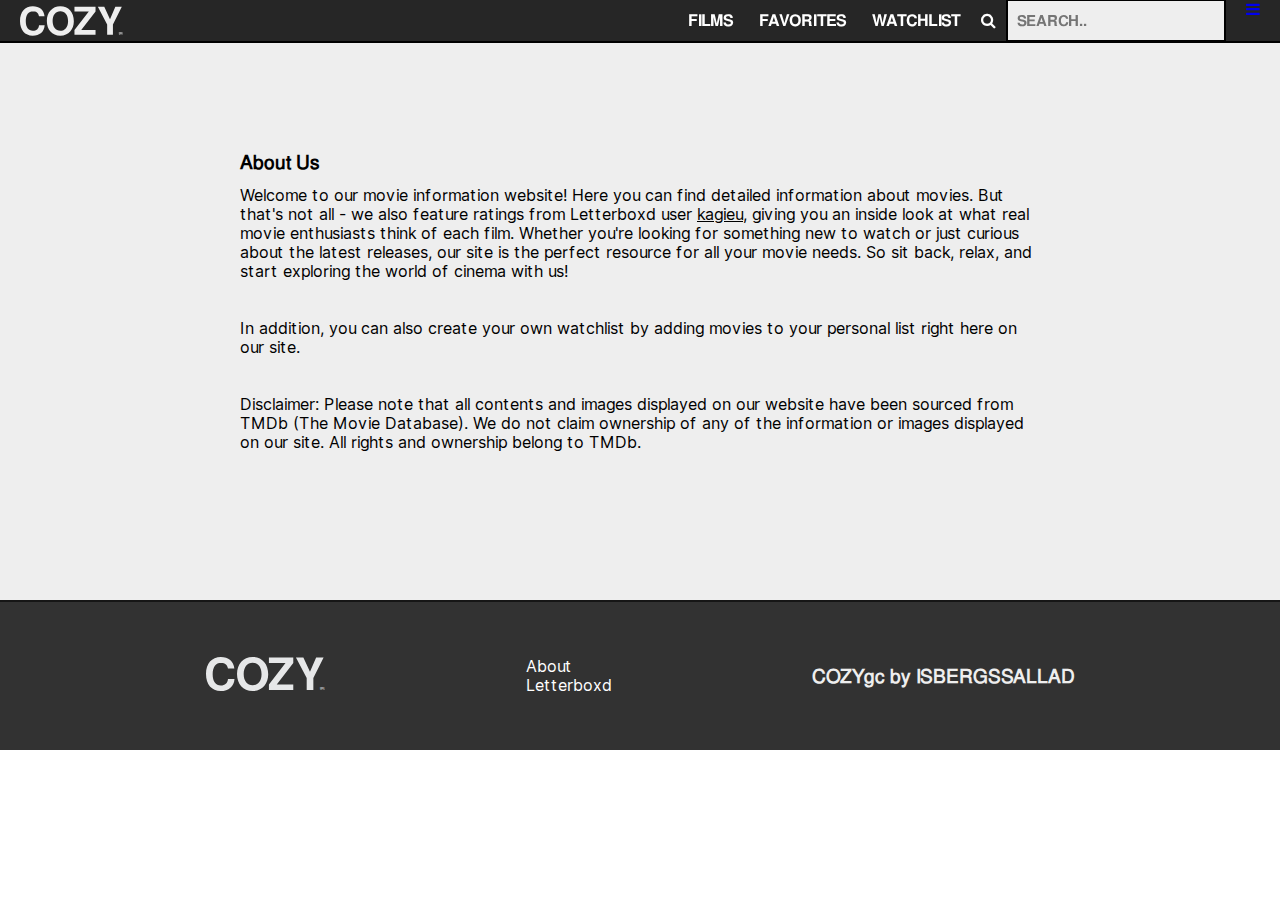
<file: about.html>
<!DOCTYPE html>
<html lang="en">
<head>
    <meta charset="UTF-8">
    <meta http-equiv="X-UA-Compatible" content="IE=edge">
    <meta name="viewport" content="width=device-width, initial-scale=1.0">
    <link rel="stylesheet" type="text/css" href="styles.css"/> 
    <link rel="stylesheet" href="https://cdnjs.cloudflare.com/ajax/libs/font-awesome/4.7.0/css/font-awesome.min.css">
    <title>COZY</title>
    <link rel="icon" href="./images/cozygc gray.svg">
</head>
<body>
    <div class="page-container">
        <div class="nav" id="nav"></div>

        <div class="about-container gap-20">
            <div class="about-us gap-10">
                <h1 class="highlight">About Us</h1>
                <p class="text-body">Welcome to our movie information website! Here you can find detailed information about movies. But that's not all - we also feature ratings from Letterboxd user <a class="about-lb" href="https://letterboxd.com/kagieu" target="_blank">kagieu</a>, giving you an inside look at what real movie enthusiasts think of each film. Whether you're looking for something new to watch or just curious about the latest releases, our site is the perfect resource for all your movie needs. So sit back, relax, and start exploring the world of cinema with us!</p>
                <br>
                <p class="text-body">In addition, you can also create your own watchlist by adding movies to your personal list right here on our site.</p>
                <br>
                <p class="text-body">Disclaimer: Please note that all contents and images displayed on our website have been sourced from TMDb (The Movie Database). We do not claim ownership of any of the information or images displayed on our site. All rights and ownership belong to TMDb.</p>
            </div>
        </div>



        
        
        <div id="footer"></div>
    </div>

    <script src="nav.js"></script>
    <script src="hamburger.js"></script>
    <script src="footer.js"></script>
    <script src="movie-list.js"></script>
    <script src="all-movies.js"></script>
    <script src="searchbar.js"></script>

</body>
</html>
</file>
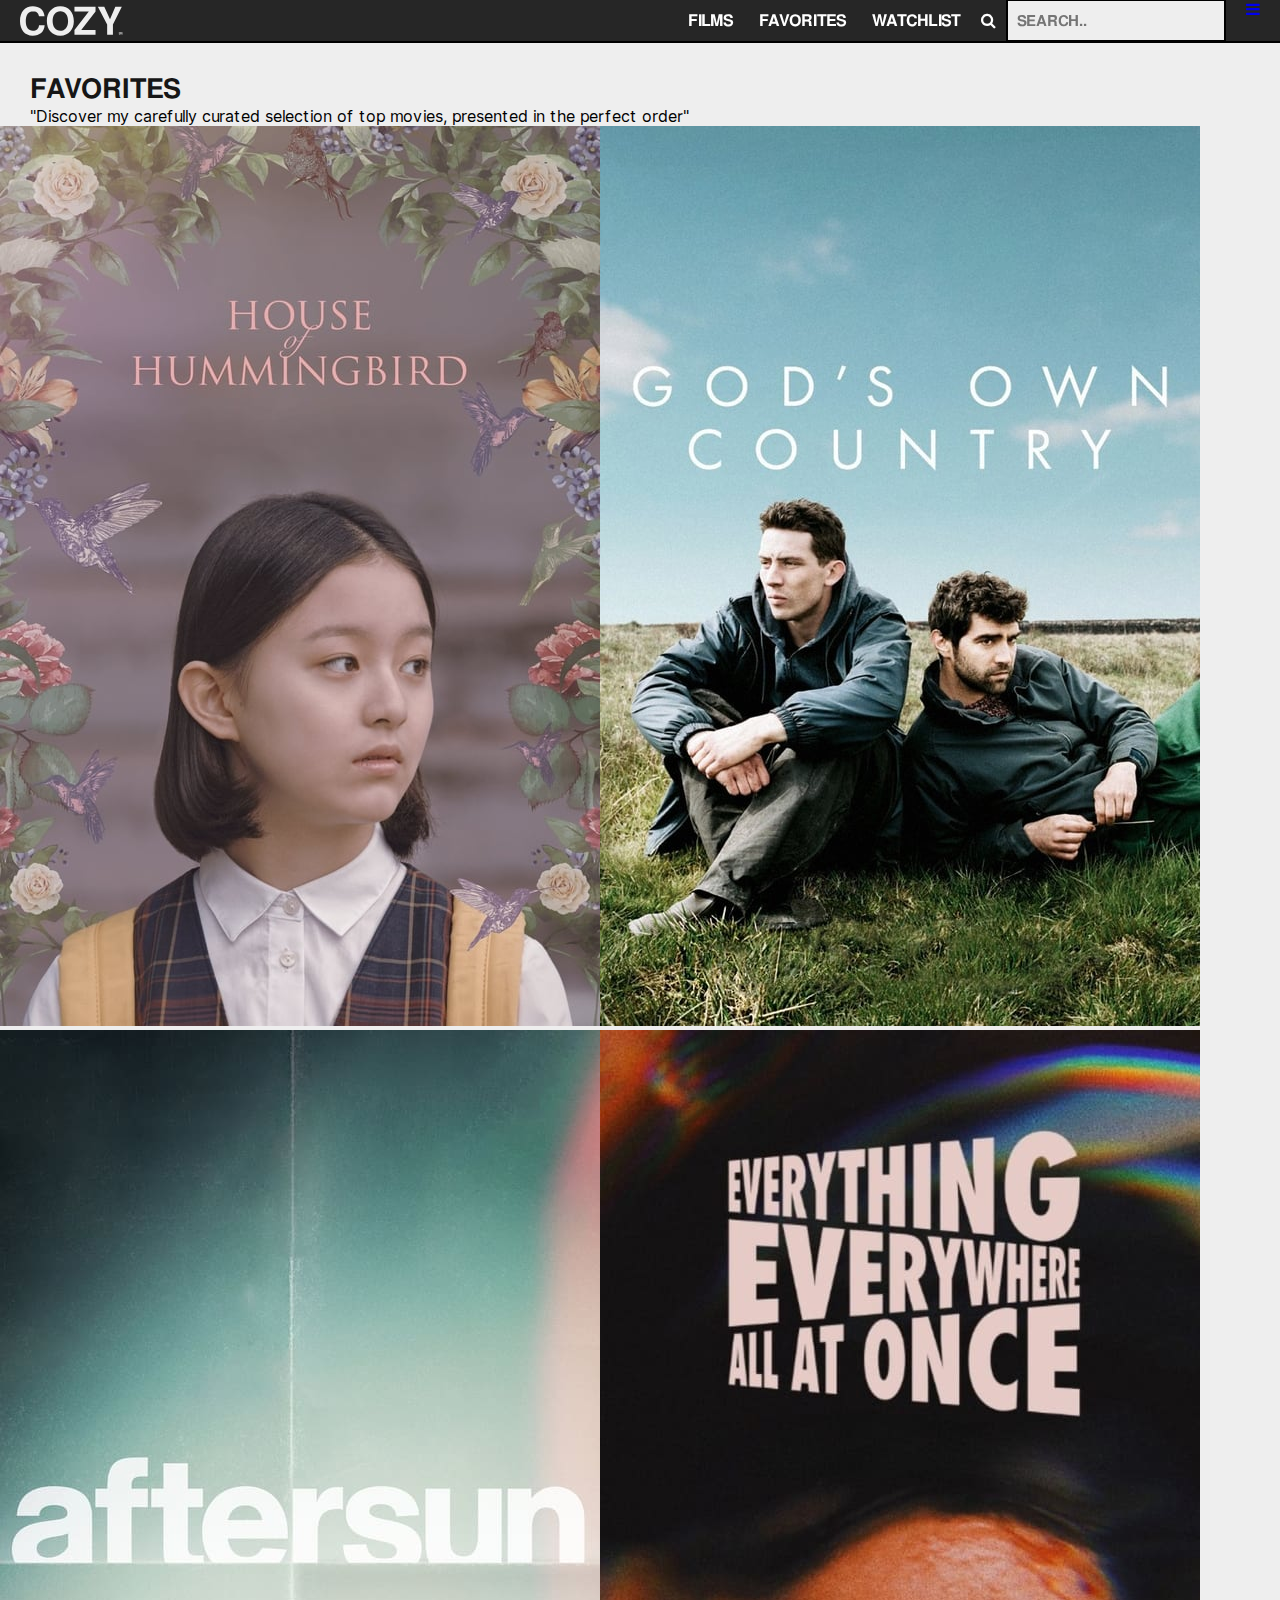
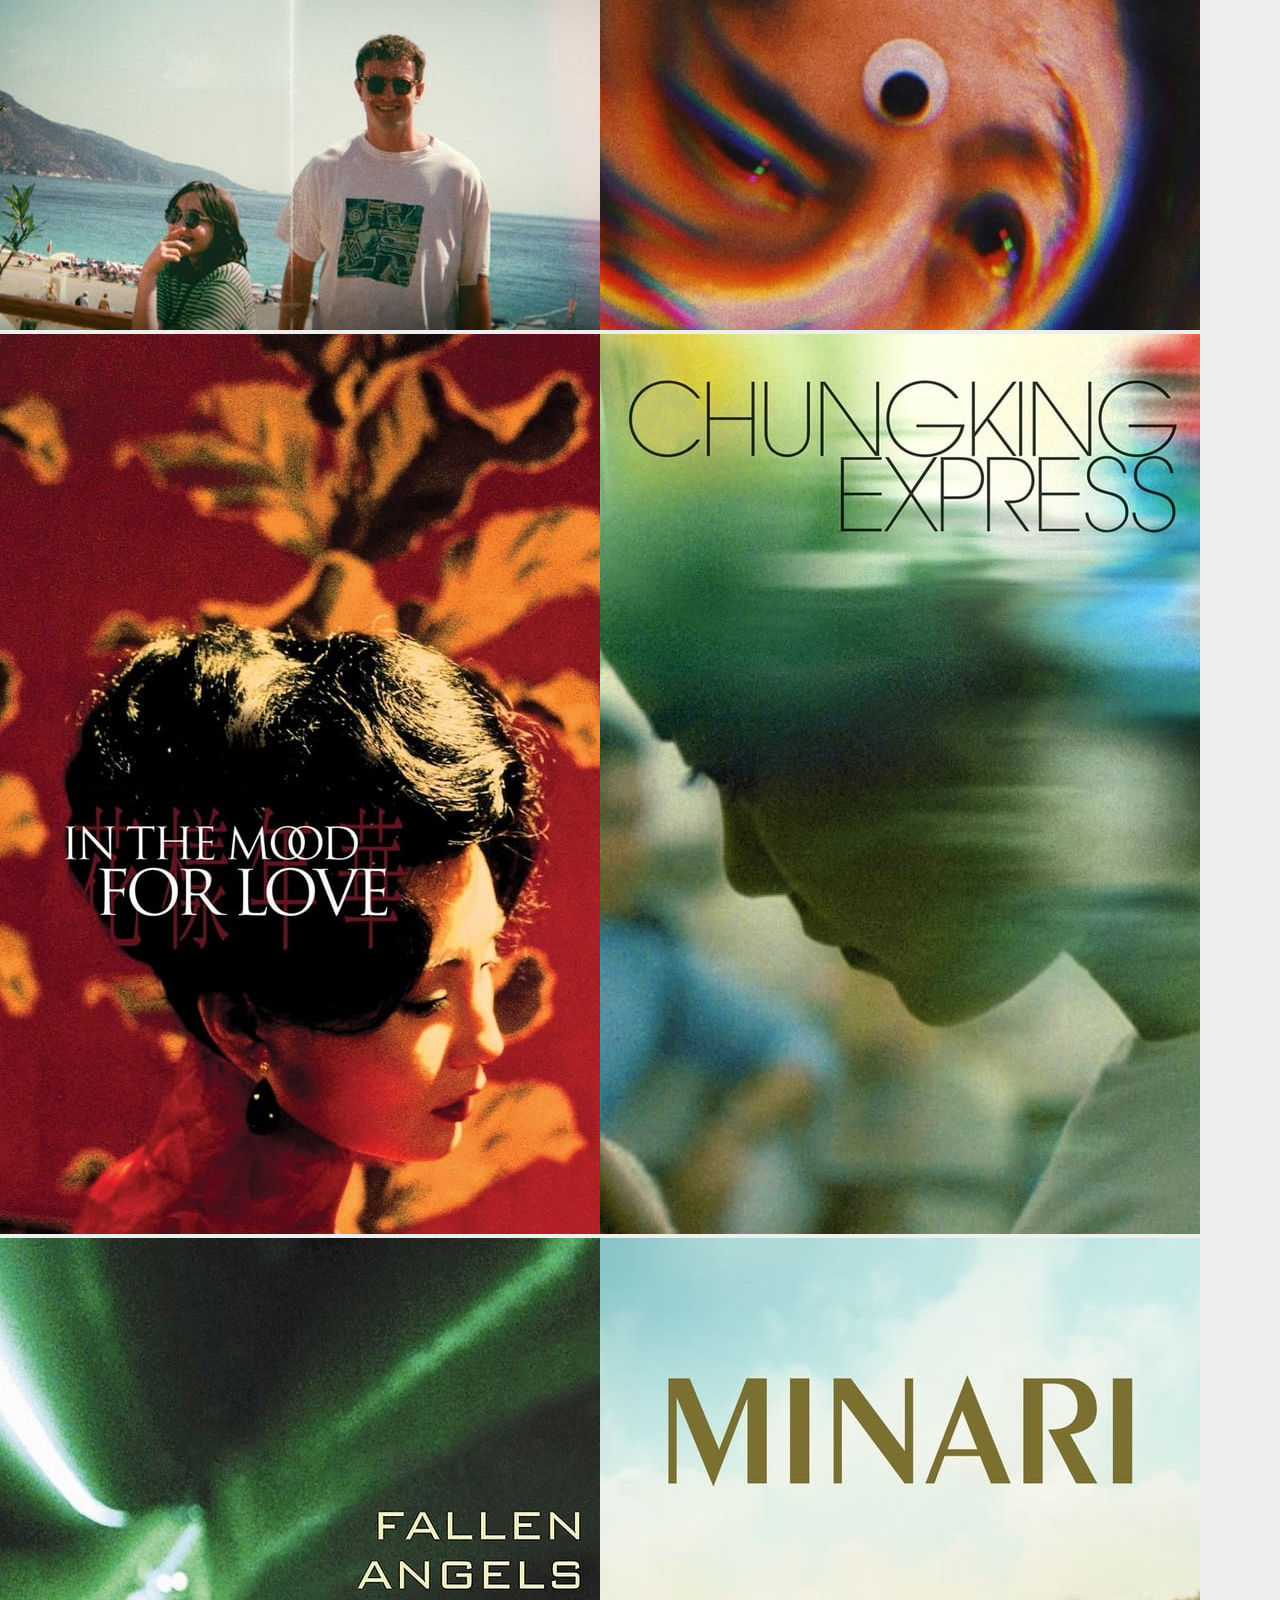
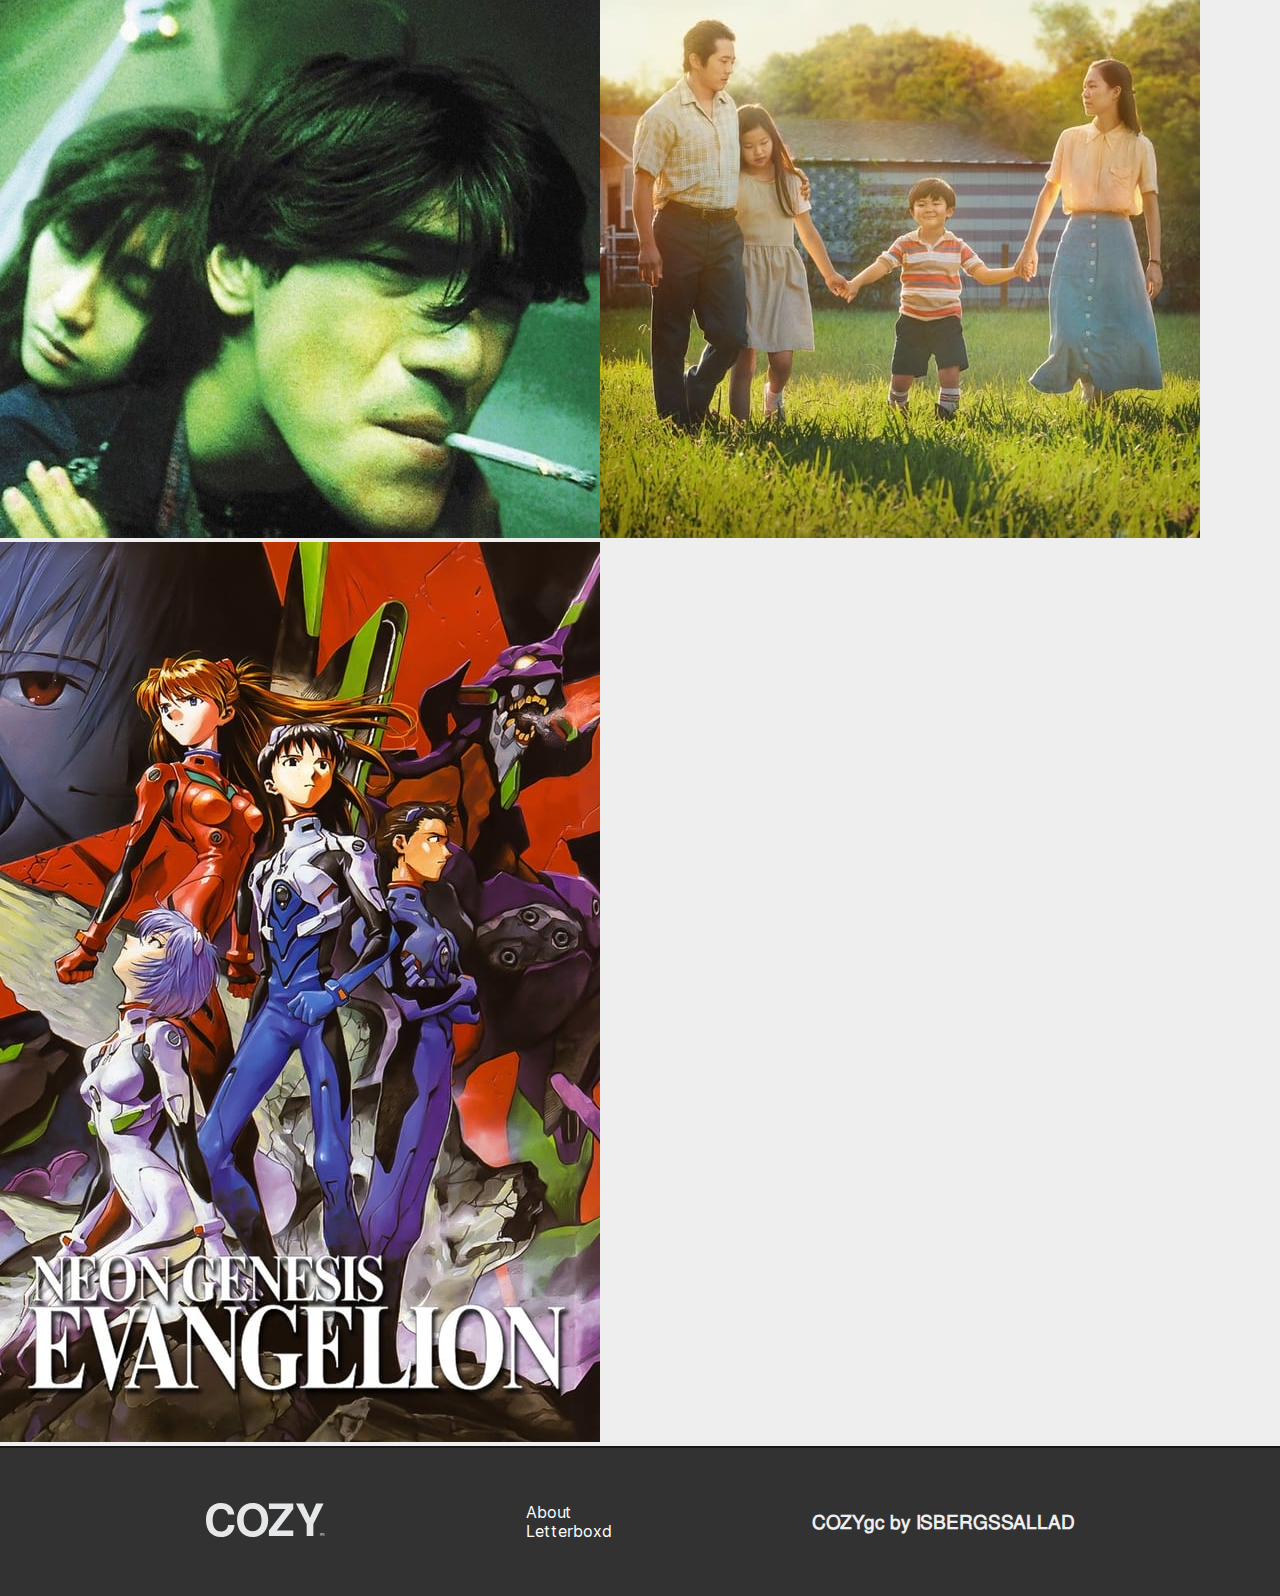
<file: favorites.html>
<!DOCTYPE html>
<html lang="en">
<head>
    <meta charset="UTF-8">
    <meta http-equiv="X-UA-Compatible" content="IE=edge">
    <meta name="viewport" content="width=device-width, initial-scale=1.0">
    <link rel="stylesheet" type="text/css" href="styles.css"/> 
    <link rel="stylesheet" href="https://cdnjs.cloudflare.com/ajax/libs/font-awesome/4.7.0/css/font-awesome.min.css">
    <title>COZY</title>
    <link rel="icon" href="./images/cozygc gray.svg">
</head>
<body>
    <div class="page-container">
        <div class="nav" id="nav"></div>
        <div class="watchlist-container">
            <div class="page-title-container">
                <h1 class="page-title">FAVORITES</h1>
                <p class="text-body">"Discover my carefully curated selection of top movies, presented in the perfect order"</p>
            </div>
    
            <div class="favorites" id="favorites"></div>
        </div>


        <div id="footer"></div>
    </div>

    <script src="nav.js"></script>
    <script src="hamburger.js"></script>
    <script src="footer.js"></script>
    <script src="movie-list.js"></script>
    <script src="searchbar.js"></script>
    <script src="favorites.js"></script>

</body>
</html>
</file>
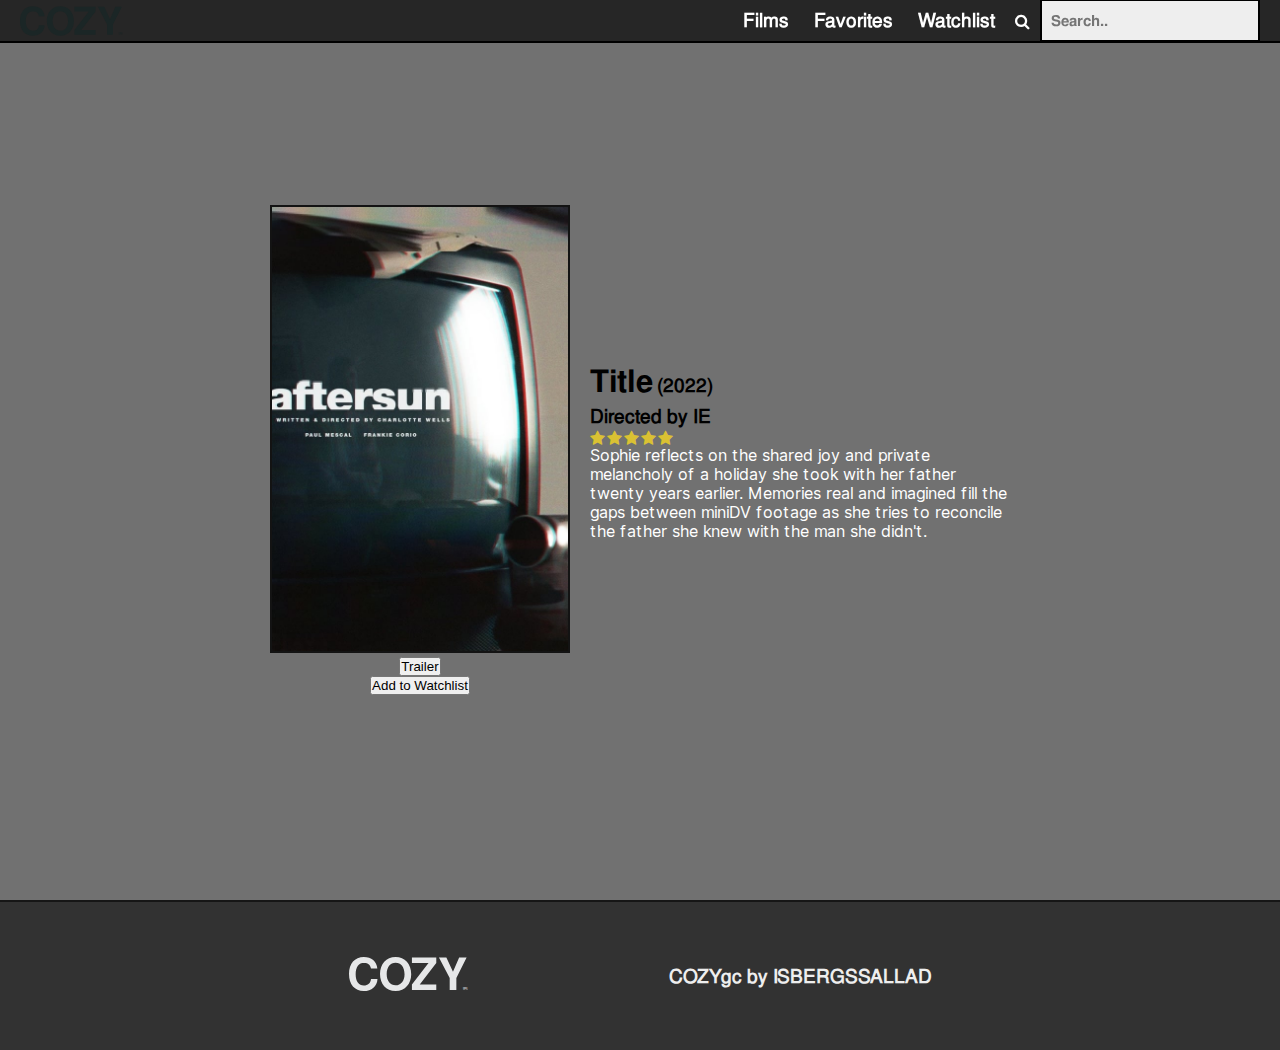
<file: movie-page.html>
<!DOCTYPE html>
<html lang="en">
<head>
    <meta charset="UTF-8">
    <meta http-equiv="X-UA-Compatible" content="IE=edge">
    <meta name="viewport" content="width=device-width, initial-scale=1.0">
    <link rel="stylesheet" type="text/css" href="styles.css"/> 
    <link rel="stylesheet" href="https://cdnjs.cloudflare.com/ajax/libs/font-awesome/4.7.0/css/font-awesome.min.css">
    <title>COZY</title>
</head>
<body>
    <div class="page-container">
        <div class="header-container">
            <div class="logo">
                <a href="index.html"><img src="./images/cozygc green.svg" alt=""></a>
            </div>

            <div class="navigations-container gap-20">
                <div class="navigations gap-25 highlight">
                    <a href="">Films</a>
                    <a href="">Favorites</a>
                    <a href="">Watchlist</a>
                </div>

                <div class="searchbar gap-10">
                    <i class="fa fa-search"></i>
                    <input type="text" placeholder="Search.." class="mini-searchbar">
                    
                </div>
            </div>
        </div>

        <div class="movie-container gap-20">
            <div class="poster-buttons-container">
                <div class="poster-container">
                    <img src="./posters/aftersun (2022)/1O3MXdQZ0XvtvG3emWCvmE1Zzxe.jpg" alt="">
                </div>
                <button type="button">Trailer</button>
                <button type="button">Add to Watchlist</button>
            </div>

            <div class="description-container">
                <div class="title-container gap-5">
                    <h1 class="title">Title</h1>
                    <h2 class="highlight">(2022)</h2>
                </div>
                <h3 class="highlight">Directed by IE</h3>
                <div class="rating">
                    <i class="fa fa-star"></i>
                    <i class="fa fa-star"></i>
                    <i class="fa fa-star"></i>
                    <i class="fa fa-star"></i>
                    <i class="fa fa-star"></i>
                </div>
                <div class="movie-description-container">
                    <p class="text-body">Sophie reflects on the shared joy and private melancholy of a holiday she took with her father twenty years earlier. Memories real and imagined fill the gaps between miniDV footage as she tries to reconcile the father she knew with the man she didn't.</p>
                </div>

            </div>

        </div>


        <div class="footer">
            <div class="footer-logo">
                <img src="./images/cozygc gray.svg" alt="">
            </div>
            <h1 class="highlight">COZYgc by ISBERGSSALLAD</h1>
        </div>


    </div>

</body>
</html>
</file>
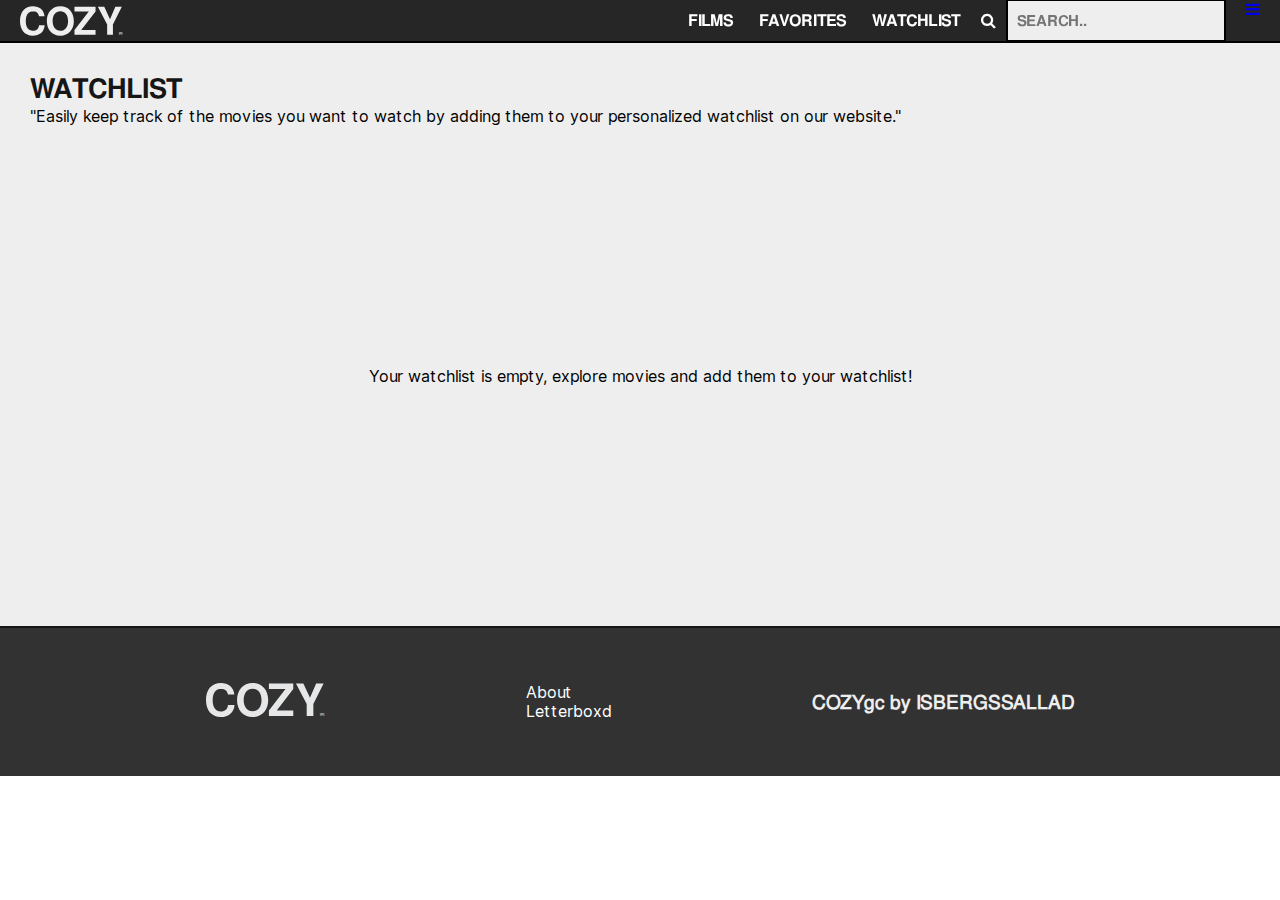
<file: watchlist.html>
<!DOCTYPE html>
<html lang="en">
<head>
    <meta charset="UTF-8">
    <meta http-equiv="X-UA-Compatible" content="IE=edge">
    <meta name="viewport" content="width=device-width, initial-scale=1.0">
    <link rel="stylesheet" type="text/css" href="styles.css"/> 
    <link rel="stylesheet" href="https://cdnjs.cloudflare.com/ajax/libs/font-awesome/4.7.0/css/font-awesome.min.css">
    <title>COZY</title>
    <link rel="icon" href="./images/cozygc gray.svg">
</head>
<body>
    <div class="page-container">
        <div class="nav" id="nav"></div>
        <div class="watchlist-container">
            <div class="page-title-container">
                <h1 class="page-title">WATCHLIST</h1>
                <p class="text-body">"Easily keep track of the movies you want to watch by adding them to your personalized watchlist on our website."</p>
            </div>
    
            <div class="watchlist" id="watchlist">
            </div>
        </div>


        <div id="footer"></div>
    </div>

    <script src="nav.js"></script>
    <script src="hamburger.js"></script>
    <script src="footer.js"></script>
    <script src="movie-list.js"></script>
    <script src="searchbar.js"></script>
    <script src="watchlist.js"></script>

</body>
</html>
</file>
<file: styles.css>
@font-face {
    font-family: FreeSans-Regular;
    src: url(./fonts/FreeSans.ttf);
}

@font-face {
    font-family: FreeSans-Bold;
    src: url(./fonts/FreeSansBold.ttf);
}

@font-face {
    font-family: EncodeSans-Condensed;
    src: url(./fonts/EncodeSansCondensed-ExtraBold.ttf);
}


@font-face {
    font-family: Inter-Regular;
    src: url(./fonts/Inter-Regular.ttf);
}




.padding-15 {
    padding: 15px;
}

.padding-30 {
    padding: 30px;
}

.gap-5 {
    gap: 5px;
}

.gap-10 {
    gap: 10px;
}

.gap-20 {
    gap: 20px;
}

.gap-25 {
    gap: 25px;
}



.page-title {
    font-size: 20pt;
    font-family: "FreeSans-Bold";
    font-weight: 500;
    color: #161616;
}

.catchphrase {
    font-size: 20pt;
    font-family: "FreeSans-Bold";
    font-weight: 700;
}

.title {
    font-size: 23pt;
    font-family: "FreeSans-Bold";
    font-weight: 700;
}

.nav {
    font-size: 12pt;
    font-family: "FreeSans-Bold";
    font-weight: 500;
}

.highlight {
    font-size: 14pt;
    font-family: "FreeSans-Regular";
    font-weight: 600;
}

.text-body {
    font-size: 12pt;
    font-family: "Inter-Regular";
    font-weight: 500;
}

.runtime {
    font-size: 11pt;
    font-family: "Inter-Regular";
    font-weight: 600;
    font-style: italic;
    color: #ffffff;
}

.tagline {
    font-size: 12pt;
    font-family: "Inter-Regular";
    font-weight: 600;
    font-style: italic;
    color: #e5e5e5;
}


* {
    margin: 0;
    padding: 0;
    box-sizing: border-box;
}

.page-container {
    display: flex;
    flex-direction: column;
    background-color: #EEEEEE;
}

ul li a {
    padding: 2vh;   /*padding between header options*/
    text-decoration: none; 
    color: #000000;
}


.header-container{ 
    align-items: center;
    position: fixed;
    display: flex;
    flex-direction: row;
    width: 100%;
    max-height: 43px;
    background-color: #262626;
    justify-content: center;
    border-bottom: 2px solid #000000;
    z-index: 1;
    justify-content: space-between;
    padding-left: 20px;
    padding-right: 20px;
}

.navigations-container {
    display: flex;
    flex-direction: row;
    width: auto;
    height: auto;
}

.logo img {
    display: flex;
    align-self: center;
    max-width: 103px;
    height: 58px;
}

.logo {
    display: flex;
    align-items: center;
    padding-right: 20px;
}

.navigations {
    display: flex;
    align-items: center;
}

.navigations a {
    text-decoration: none;
    color: #ffffff;
}

.logo-searchbar {
    display: flex;
    flex-direction: row;
}

.mini-searchbar {
    margin: 0;
    align-items: center;
    justify-content: center;
    height: 100%;
    padding: 7pt;
    width: 220px;
    outline: none;
    border: 2px solid #000000;
    font-size: 11pt;
    background-color: #eeeeee;
    box-shadow: none;
}


input[type=text]:focus {
    outline:none;
    font-family: "FreeSans-Bold";
}

.page-title-container{
    padding-left: 30px;
}


.filter-condition {
    display: flex;
    justify-content: flex-end;
    font-family: "FreeSans-Bold";
    padding-right: 30px;
    font-weight: 600;
}

.searchbar {
    display: flex;
    flex-direction: row;
    align-items: center;
    color: #FFFFFF;
}


#movieList {
    position: absolute;
    list-style-type: none;
    padding: 0;
    margin: 0 auto;
    font-size: 11pt;
    width: 220px;
    height: auto;
    text-align: start;
}
  
#movieList li {
    background-color: #f2f2f2;
    color: #000000;
    cursor: pointer;
    transition: background-color 0.2s ease-in-out;
    border: 2px solid #000000;
  }

#movieList li > a {
    display: block;
    padding: 7px;
}

  
#movieList li:hover {
    background-color: #e6e6e6;
}

#movieList li span {
    margin-right: 10px;
  }

  


.catchphrase-container {
    display: flex;
    flex-direction: column;
    justify-content: center;
    align-items: center;
    padding-top: 20px;
    padding-bottom: 15px;
    width: auto;
    height: auto;
    padding-top: 65px;
}

.experience-containter {
    display: flex;
    flex-direction: column;
    justify-content: center;
    align-items: center;
    padding: 10px;
    width: auto;
    height: auto;
}

.experience-containter img {
    max-width: 100%;
    max-height: auto;
}


.experience-title-container{
    display: flex;
    flex-direction: row;
    justify-content: center;
    align-items: center;
    gap: 5px;
    width: auto;
    height: auto;
    padding: 10px;
}

.experience-title-container p {
    padding-left: 50px;
}


.experience-containter img {
    border-radius: 20px;
}



.recents-container {
    width: auto;
    background-color: #f2f2f2;
    padding: 20px;
    display: flex;
    flex-direction: column;
    justify-content: center;
}


.recents {
    display: flex;
    flex-direction: row;
    align-items: center;
    flex-wrap: wrap;
    width: auto;
    height: auto;
    padding: 15px; 
    justify-content: space-around;
}

.recents img {
    width: 240px;
    height: auto;
    border: 2px solid #000000;
}



.surprise-container {
    border-top: 2px solid #000000;
    padding: 20px;
    background: #eeeeee;
}

.surprise{
    display: flex;
    flex-direction: column;
    align-items: center;
    padding: 15px;
    justify-content: center;
}

#surprise {
    display: flex;
    flex-direction: column;
    align-items: center;
    justify-content: center;
}

#surprise h1 {
    font-size: 14pt;
    font-family: "Freesans-Bold";
    font-weight: 700;
}

#surprise img {
    width: 300px;
    height: auto;
    border: 2px solid #000000;
}



.footer-buttons {
    display: flex;
    flex-direction: column;
}

.footer-buttons a{
    text-decoration: none;
    color: #FFFFFF;
}

.footer {
    width: auto;
    height: 150px;
    background:#323232;
    border-top: 2px solid #161616;
    display: flex;
    flex-direction: row;
    align-items: center;
    justify-content: center;
    gap: 200px;
}

.footer-logo {
    width: 120px;
    height: auto;
}

.footer h1 {
    color: #eeeeee;
}



input {
    font-family: "FreeSans-Bold";
    font-weight: 500;
}

.button {
    background-color: #131313; 
    color: #ffffff;
    padding: 7px 19px;
    text-align: center;
    text-decoration: none;
    display: inline-block;
    font-size: 15px;
    width: fit-content;
    border: 2px solid black;
    font-family: "Inter-Regular";
    font-weight: 600;
    cursor: pointer;
  }

.button:hover {
    opacity: 0.9;
}

.movie-container {
    display: flex;
    align-items: center;
    justify-content: center;
    width: auto;
    min-height: 900px;
    padding: 60px;
    background-size: cover;
    background-repeat: no-repeat;
    background-color: rgba(60, 60, 60, 0.7);
    background-blend-mode: overlay;
}

.movie-info-container {
    display: flex;
    flex-direction: column;
    align-items: baseline;
    width: auto;
    height: auto;
    gap: 15px;
}

.poster-container img{
    width: 300px;
    height: auto;
    border: 2px solid #131313;
}

.poster-container img:hover {
    opacity: 0.1;
    transition: opacity .25s ease-in-out;
}

.poster-buttons-container {
    display: flex;
    flex-direction: column;
    justify-content: center;
    align-items: center;
}


.title-container {
    align-items: center;
    height: auto;
}

.title-container h1, .title-container h2 {
    display: inline;
}



.title-director-container {
    display: flex;
    flex-direction: column;
    color: #FFFFFF;

}

.movie-description-container {
    display: flex;
    flex-direction: column;
    width: 420px;
    height: auto;
    color: #FFFFFF;
}

.rating {
    display: flex;
    flex-direction: row;
    align-items: center;
    gap: 2px;
    color: rgb(218, 193, 51);
}


.all-movies-container {
    display: flex;
    padding-top: 70px;
    width: auto;
    height: auto;
    flex-direction: column;
}

.all-movies{
    display: flex;
    flex-direction: row;
    flex-wrap: wrap;
    align-items: center;
    gap: 15px;
    padding: 50px;
    justify-content: center;
}

.all-movies img{
    width: 100px;
    height: auto;
    border-radius: 5px;
}

.all-movies img:hover{
    opacity: 0.8;
}

.about-container {
    display: flex;
    flex-direction: column;
    justify-content: center;
    align-items: center;
    min-height: 600px;
    padding: 60px;
}

.about-container img {
    width: 50%;
    height: auto;
}

.about-us {
    display: flex;
    flex-direction: column;
    align-items: flex-start;
    max-width: 800px;
    height: auto;
}

.about-lb {
    color: #000000;
}

.watchlist-container {
    padding-top: 70px;
}

.watchlist-item {
    display: flex;
    flex-direction: column;
    width: fit-content;
    justify-content: center;
    align-items: center;
}

.watchlist img {
    width: 120px;
    height: auto;
    border-radius: 5px;
}

.watchlist {
    display: flex;
    flex-direction: row;
    flex-wrap: wrap;
    gap: 10px;
    min-height: 500px;
    justify-content: center;
    align-items: center;
}

.remove-button {
    background-color: #131313; 
    color: #ffffff;
    padding: 3px 6px;
    width: 60px;
    height: auto;
    text-align: center;
    text-decoration: none;
    display: inline-block;
    font-size: 12px;
    width: fit-content;
    font-family: "FreeSans-Regular";
    font-weight: 600;
    cursor: pointer;
    border: 1px solid black;
  }

.remove-button:hover {
    opacity: 0.9;
    background-color: rgb(218, 34, 34);
}




@media (max-width: 1050px) {
    .header-container{
        gap: 120px;
    }

    #searchBar {
        width: 150px;
    }
    
    .footer {
        display: flex;
        flex-direction: row;
        justify-content: space-around;
        gap: 0;
        height: 150px;
    }

    .result li {
        width: 150px;
    }
}


@media (max-width: 800px) {
    .header-container{
        gap: 40px;
    }

    .footer {
        height: 120px;
        padding: 15px;
        display: flex;
        flex-direction: column;
    }

    .footer-buttons {
        display: flex;
        flex-direction: row;
        width: auto;
        gap: 50px;
    }

    .footer h1 {
        display: none;
    }

    .navigations a{
        font-size: 15px;
    }

    .movie-container{
        display: flex;
        flex-direction: column;
        padding-top: 85px;
        padding-bottom: 85px;
        justify-content: center;
    }

    .navigations-container{
        display: flex;
        align-items: center;
    }

}



@media (max-width: 650px){

    .header-container{
        gap: 0;
    }


    .movie-container{
        display: flex;
        flex-direction: column;
        padding-top: 85px;
        padding-bottom: 85px;
        justify-content: center;
    }


    
}
</file>
